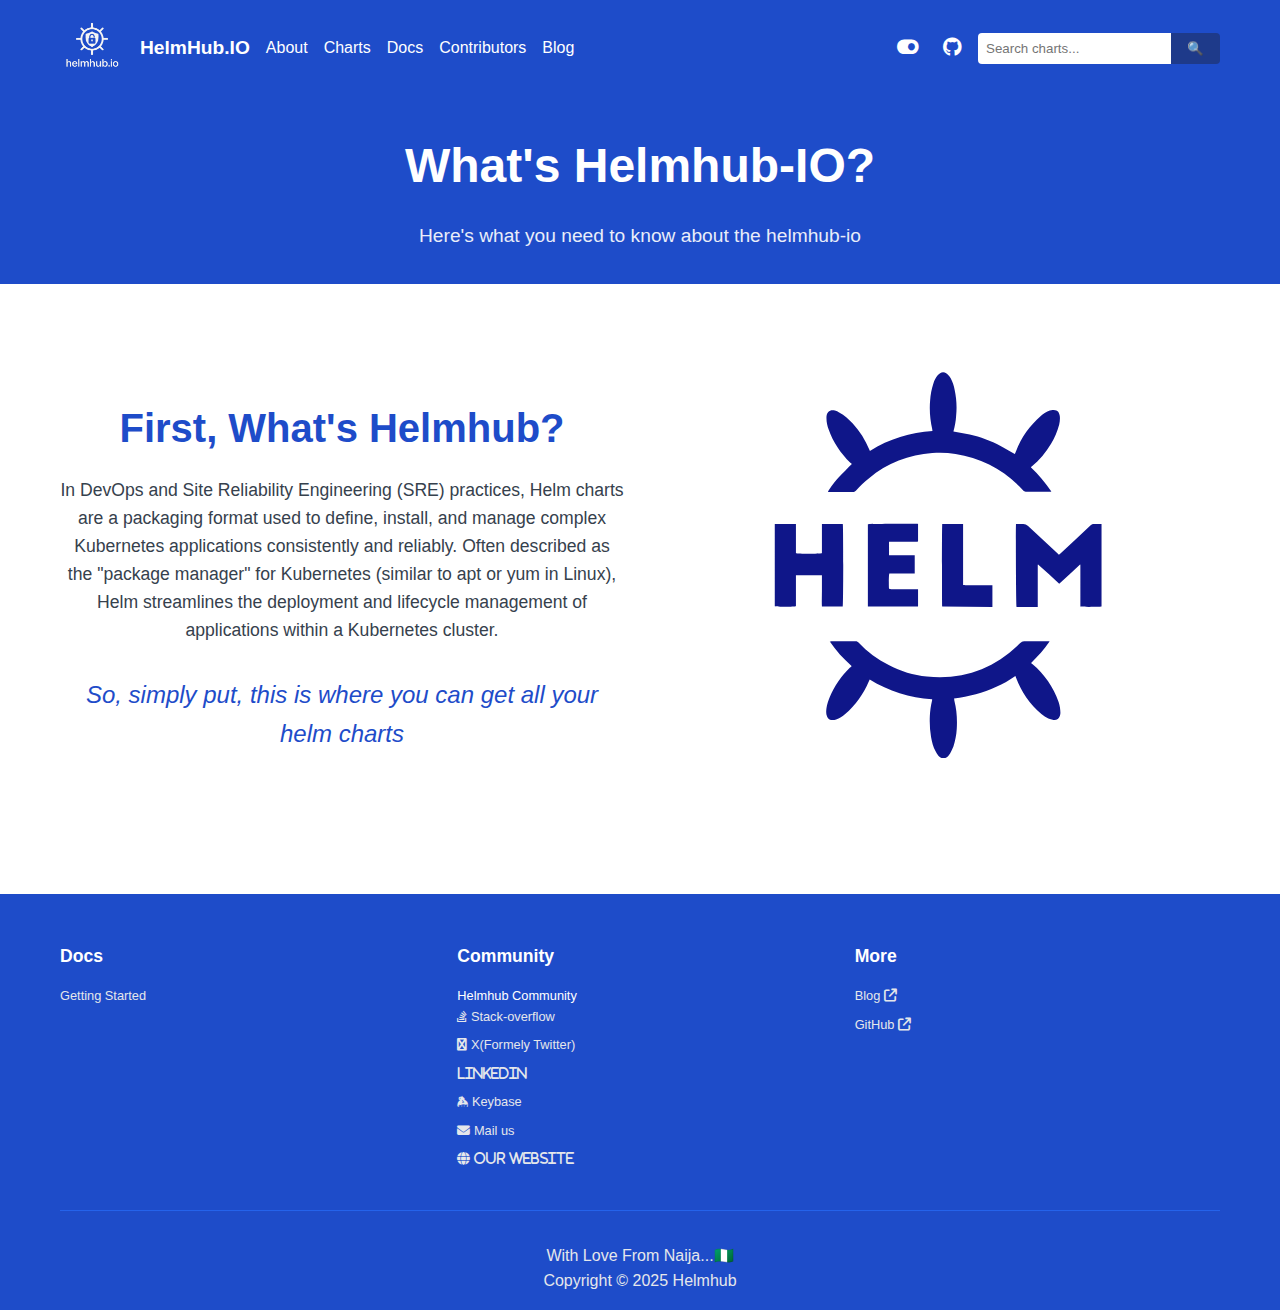
<file: about.html>
<!DOCTYPE html>
<html lang="en">
<head>
    <meta charset="UTF-8">
    <meta name="viewport" content="width=device-width, initial-scale=1.0">
    <title>HelmHub.IO</title>
      <link rel="icon" type="image/x-icon" href="/assets/logo/helm-white-fav.png">
    <link rel="stylesheet" href="https://cdnjs.cloudflare.com/ajax/libs/font-awesome/6.5.1/css/all.min.css" crossorigin="anonymous" referrerpolicy="no-referrer">
    <link rel="stylesheet" href="style.css">

    <!-- <link rel="stylesheet" href="https://cdnjs.cloudflare.com/ajax/libs/font-awesome/6.5.1/css/all.min.css">
    <link rel="stylesheet" href="https://cdnjs.cloudflare.com/ajax/libs/font-awesome/6.5.1/css/all.min.css"> -->
</head>
<body>
    <nav>
        <div class="container">
            <div class="nav-container">
                <div class="nav-left">
                    <img src="/assets/logo/helm-white.png" alt="" class="logo">
                    <a href="/index.html" class="logo">HelmHub.IO</a>
                    <a href="/about.html" class="nav-link">About</a>
                    <a href="https://helmhub-io.github.io/charts" class="nav-link">Charts</a>
                    <a href="/docs.html" class="nav-link">Docs</a>
                    <a href="/team.html" class="nav-link">Contributors</a>
                    <a href="/blog.html" class="nav-link">Blog</a>
                </div>
                <div class="nav-right">
                    <button class="theme-toggle" onclick="toggleTheme()">
                        <i class="fas fa-toggle-on"></i>
                    </button>
                    <a href="https://github.com/helmhub/helmhub" class="github-link">
                        <i class="fa-brands fa-github"></i>
                    </a>
                    <div class="search-container">
                        <input type="text" placeholder="Search charts..." class="search-input">
                        <button class="search-btn">🔍</button>
                    </div>
                </div>
                <button class="hamburger" onclick="toggleMenu()">☰</button>
                <ul class="nav-links" id="navLinks">
                    <li><a href="/index.html">Home</a></li>
                    <li><a href="/about.html" >About</a></li>
                    <li><a href="https://helmhub-io.github.io/charts" >Charts</a></li>
                    <li><a href="/docs.html" >Docs</a></li>
                    <li><a href="/team.html" >Contributors</a></li>
                    <li><a href="/blog.html" >Blog</a></li>
                </ul>
            </div>
        </div>
    </nav>
    <header>
        <div class="container">
            <h1>What's Helmhub-IO?</h1>
            <p class="subtitle">Here's what you need to know about the helmhub-io</p>

            
        </div>
    </header>

    <section class="about-hero">
        <div class="container">
            <div class="about-hero-wrap">
                <div class="abh-left">
                    <h2>First, What's  Helmhub?</h2>
                        <p>In DevOps and Site Reliability Engineering (SRE) practices, Helm charts are a packaging format used to define, install, 
                            and manage complex Kubernetes applications consistently and reliably. Often described as the "package manager" 
                            for Kubernetes (similar to apt or yum in Linux), 
                            Helm streamlines the deployment and lifecycle management of applications within a Kubernetes cluster. 
                        </p>
                        <em>So, simply put, this is where you can get all your helm charts</em>
                </div>
                    <div class="abh-right">
                        <img src="/assets/logo/Helm.svg" alt="helm logo">
                    </div>
            </div>
    </section>




    <footer>
        <div class="container">
            <div class="footer-content">
                <div class="footer-section">
                    <h4>Docs</h4>
                    <ul>
                        <li><a href="#">Getting Started</a></li>
                    </ul>
                </div>
                <div class="footer-section">
                    <h4>Community</h4>
                    <ul>Helmhub Community
                        <li><a href="https://stackoverflow.com/users/31808849/helmhubio"><i class="fa-brands fa-stack-overflow"></i> Stack-overflow</i></a></li>
                        <li><a href="https://x.com/helmhubio"><i class="fa fa-twitter"></i>   X(Formely Twitter)</i> </a></li>
                        <li><a href="https://www.linkedin.com/company/helmhub-io"><i class="fa fa-linkedin-square" aria-hidden="true"> Linkedin</i></a></li>
                        <li><a href="https://keybase.io/team/helmhub"><i class="fa-brands fa-keybase"></i> Keybase </a></li>
                        <li><a href="mailto:helmhubio@gmail.com"><i class="fa-solid fa-envelope"></i> Mail us </i></a></li>
                        <li><a href="https://helmhubio.github.io "><i class="fa fa-globe" aria-hidden="true"> Our Website</i></a></li>
                    </ul>
                </div>
                <div class="footer-section">
                    <h4>More</h4>
                    <ul>
                        <li><a href="#">Blog <i class="fa fa-external-link" aria-hidden="true"></i></a></li>
                        <li><a href="https://github.com/helmhub-io">GitHub <i class="fa fa-external-link" aria-hidden="true"></i></a></li>
                    </ul>
                </div>
            </div>
            <div class="footer-bottom">
                <p>With Love From Naija...🇳🇬 </p>
                <p>Copyright © 2025 Helmhub</p>
            </div>
        </div>
    </footer>
    <script>
        function copyToClipboard(elementId) {
            const element = document.getElementById(elementId);
            const text = element.textContent;
            navigator.clipboard.writeText(text).then(function() {
                
                const button = element.nextElementSibling;
                const originalText = button.textContent;
                button.textContent = 'Copied!';
                setTimeout(() => {
                    button.textContent = originalText;
                }, 2000);
            });
        }

        function toggleMenu() {
            document.getElementById('navLinks').classList.toggle('active');
        }

        function toggleTheme() {
            const html = document.documentElement;
            const themeIcon = document.getElementById('theme-icon');
            
            if (html.getAttribute('data-theme') === 'dark') {
                html.removeAttribute('data-theme');
                themeIcon.className = 'fa fa-moon-o';
                localStorage.setItem('theme', 'light');
            } else {
                html.setAttribute('data-theme', 'dark');
                themeIcon.className = 'fa fa-sun-o';
                localStorage.setItem('theme', 'dark');
            }
        }

        
        document.addEventListener('DOMContentLoaded', function() {
            const savedTheme = localStorage.getItem('theme');
            const themeIcon = document.getElementById('theme-icon');
            
            if (savedTheme === 'dark') {
                document.documentElement.setAttribute('data-theme', 'dark');
                themeIcon.className = 'fa fa-sun-o';
            }
        });
    </script>
</body>
</html>
</file>
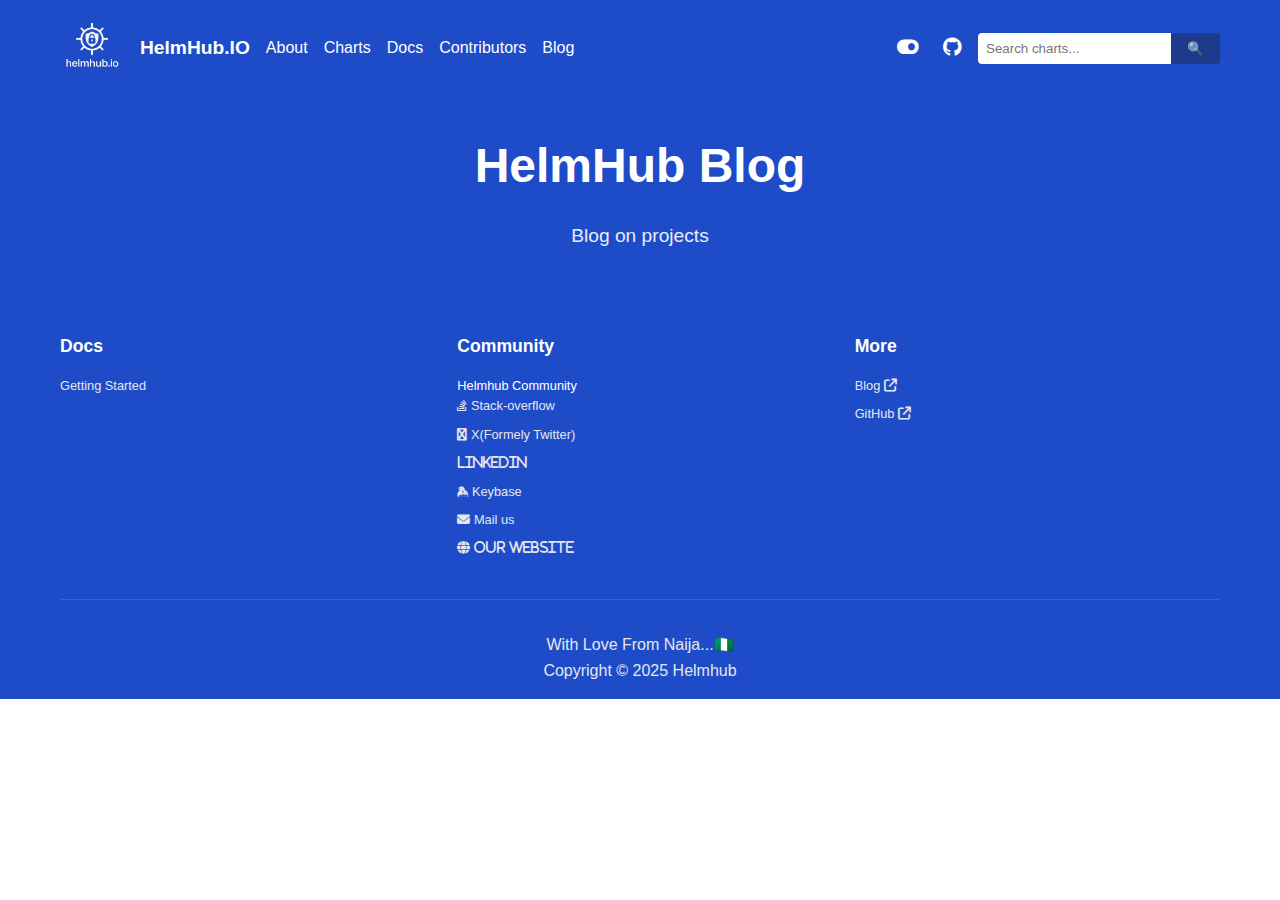
<file: blog.html>
<!DOCTYPE html>
<html lang="en">
<head>
    <meta charset="UTF-8">
    <meta name="viewport" content="width=device-width, initial-scale=1.0">
    <title>HelmHub.IO</title>
      <link rel="icon" type="image/x-icon" href="/assets/logo/helm-white-fav.png">
    <link rel="stylesheet" href="https://cdnjs.cloudflare.com/ajax/libs/font-awesome/6.5.1/css/all.min.css" crossorigin="anonymous" referrerpolicy="no-referrer">
    <link rel="stylesheet" href="style.css">

    <!-- <link rel="stylesheet" href="https://cdnjs.cloudflare.com/ajax/libs/font-awesome/6.5.1/css/all.min.css">
    <link rel="stylesheet" href="https://cdnjs.cloudflare.com/ajax/libs/font-awesome/6.5.1/css/all.min.css"> -->
</head>
<body>
    <nav>
        <div class="container">
            <div class="nav-container">
                <div class="nav-left">
                    <img src="/assets/logo/helm-white.png" alt="" class="logo">
                    <a href="/index.html" class="logo">HelmHub.IO</a>
                    <a href="/about.html" class="nav-link">About</a>
                    <a href="https://helmhub-io.github.io/charts" class="nav-link">Charts</a>
                    <a href="/docs.html" class="nav-link">Docs</a>
                    <a href="/team.html" class="nav-link">Contributors</a>
                    <a href="/blog.html" class="nav-link">Blog</a>
                </div>
                <div class="nav-right">
                    <button class="theme-toggle" onclick="toggleTheme()">
                        <i class="fas fa-toggle-on"></i>
                    </button>
                    <a href="https://github.com/helmhub/helmhub" class="github-link">
                        <i class="fa-brands fa-github"></i>
                    </a>
                    <div class="search-container">
                        <input type="text" placeholder="Search charts..." class="search-input">
                        <button class="search-btn">🔍</button>
                    </div>
                </div>
                <button class="hamburger" onclick="toggleMenu()">☰</button>
                <ul class="nav-links" id="navLinks">
                    <li><a href="/index.html">Home</a></li>
                    <li><a href="/about.html" >About</a></li>
                    <li><a href="https://helmhub-io.github.io/charts" >Charts</a></li>
                    <li><a href="/docs.html" >Docs</a></li>
                    <li><a href="/team.html" >Contributors</a></li>
                    <li><a href="/blog.html" >Blog</a></li>
                </ul>
            </div>
        </div>
    </nav>
    <header>
        <div class="container">
            <h1>HelmHub Blog</h1>
            <p class="subtitle"> Blog on projects</p>

            
        </div>
    </header>

    <footer>
        <div class="container">
            <div class="footer-content">
                <div class="footer-section">
                    <h4>Docs</h4>
                    <ul>
                        <li><a href="#">Getting Started</a></li>
                    </ul>
                </div>
                <div class="footer-section">
                    <h4>Community</h4>
                    <ul>Helmhub Community
                        <li><a href="https://stackoverflow.com/users/31808849/helmhubio"><i class="fa-brands fa-stack-overflow"></i> Stack-overflow</i></a></li>
                        <li><a href="https://x.com/helmhubio"><i class="fa fa-twitter"></i>   X(Formely Twitter)</i> </a></li>
                        <li><a href="https://www.linkedin.com/company/helmhub-io"><i class="fa fa-linkedin-square" aria-hidden="true"> Linkedin</i></a></li>
                        <li><a href="https://keybase.io/team/helmhub"><i class="fa-brands fa-keybase"></i> Keybase </a></li>
                        <li><a href="mailto:helmhubio@gmail.com"><i class="fa-solid fa-envelope"></i> Mail us </i></a></li>
                        <li><a href="https://helmhubio.github.io "><i class="fa fa-globe" aria-hidden="true"> Our Website</i></a></li>
                    </ul>
                </div>
                <div class="footer-section">
                    <h4>More</h4>
                    <ul>
                        <li><a href="#">Blog <i class="fa fa-external-link" aria-hidden="true"></i></a></li>
                        <li><a href="https://github.com/helmhub-io">GitHub <i class="fa fa-external-link" aria-hidden="true"></i></a></li>
                    </ul>
                </div>
            </div>
            <div class="footer-bottom">
                <p>With Love From Naija...🇳🇬 </p>
                <p>Copyright © 2025 Helmhub</p>
            </div>
        </div>
    </footer>
    <script>
        function copyToClipboard(elementId) {
            const element = document.getElementById(elementId);
            const text = element.textContent;
            navigator.clipboard.writeText(text).then(function() {
                
                const button = element.nextElementSibling;
                const originalText = button.textContent;
                button.textContent = 'Copied!';
                setTimeout(() => {
                    button.textContent = originalText;
                }, 2000);
            });
        }

        function toggleMenu() {
            document.getElementById('navLinks').classList.toggle('active');
        }

        function toggleTheme() {
            const html = document.documentElement;
            const themeIcon = document.getElementById('theme-icon');
            
            if (html.getAttribute('data-theme') === 'dark') {
                html.removeAttribute('data-theme');
                themeIcon.className = 'fa fa-moon-o';
                localStorage.setItem('theme', 'light');
            } else {
                html.setAttribute('data-theme', 'dark');
                themeIcon.className = 'fa fa-sun-o';
                localStorage.setItem('theme', 'dark');
            }
        }

        
        document.addEventListener('DOMContentLoaded', function() {
            const savedTheme = localStorage.getItem('theme');
            const themeIcon = document.getElementById('theme-icon');
            
            if (savedTheme === 'dark') {
                document.documentElement.setAttribute('data-theme', 'dark');
                themeIcon.className = 'fa fa-sun-o';
            }
        });
    </script>
</body>
</html>
</file>
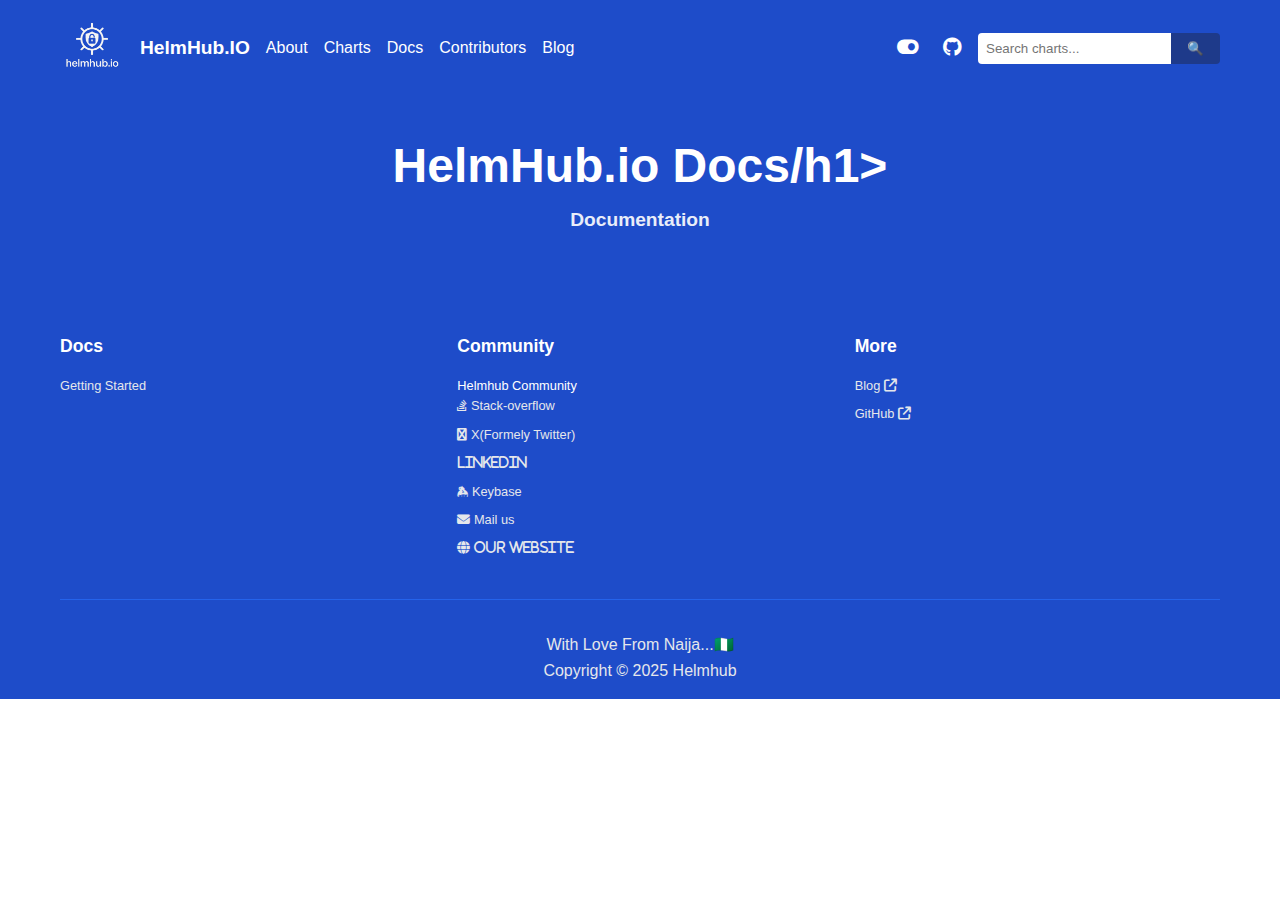
<file: docs.html>
<!DOCTYPE html>
<html lang="en">
<head>
    <meta charset="UTF-8">
    <meta name="viewport" content="width=device-width, initial-scale=1.0">
    <title>HelmHub.IO</title>
      <link rel="icon" type="image/x-icon" href="/assets/logo/helm-white-fav.png">
    <link rel="stylesheet" href="https://cdnjs.cloudflare.com/ajax/libs/font-awesome/6.5.1/css/all.min.css" crossorigin="anonymous" referrerpolicy="no-referrer">
    <link rel="stylesheet" href="style.css">

    <!-- <link rel="stylesheet" href="https://cdnjs.cloudflare.com/ajax/libs/font-awesome/6.5.1/css/all.min.css">
    <link rel="stylesheet" href="https://cdnjs.cloudflare.com/ajax/libs/font-awesome/6.5.1/css/all.min.css"> -->
</head>
<body>
    <nav>
        <div class="container">
            <div class="nav-container">
                <div class="nav-left">
                    <img src="/assets/logo/helm-white.png" alt="" class="logo">
                    <a href="/index.html" class="logo">HelmHub.IO</a>
                    <a href="/about.html" class="nav-link">About</a>
                    <a href="https://helmhub-io.github.io/charts" class="nav-link">Charts</a>
                    <a href="/docs.html" class="nav-link">Docs</a>
                    <a href="/Team.html" class="nav-link">Contributors</a>
                    <a href="/blog.html" class="nav-link">Blog</a>
                </div>
                <div class="nav-right">
                    <button class="theme-toggle" onclick="toggleTheme()">
                        <i class="fas fa-toggle-on"></i>
                    </button>
                    <a href="https://github.com/helmhub/helmhub" class="github-link">
                        <i class="fa-brands fa-github"></i>
                    </a>
                    <div class="search-container">
                        <input type="text" placeholder="Search charts..." class="search-input">
                        <button class="search-btn">🔍</button>
                    </div>
                </div>
                <button class="hamburger" onclick="toggleMenu()">☰</button>
                <ul class="nav-links" id="navLinks">
                    <li><a href="/index.html">Home</a></li>
                    <li><a href="/about.html" >About</a></li>
                    <li><a href="https://helmhub-io.github.io/charts" >Charts</a></li>
                    <li><a href="/docs.html" >Docs</a></li>
                    <li><a href="/Team.html" >Contributors</a></li>
                    <li><a href="/blog.html" >Blog</a></li>
                </ul>
            </div>
        </div>
    </nav>
    <header>
        <div class="container">
            <h1>HelmHub.io Docs/h1>
            <p class="subtitle"> Documentation</p>

            
        </div>
    </header>

    <footer>
        <div class="container">
            <div class="footer-content">
                <div class="footer-section">
                    <h4>Docs</h4>
                    <ul>
                        <li><a href="#">Getting Started</a></li>
                    </ul>
                </div>
                <div class="footer-section">
                    <h4>Community</h4>
                    <ul>Helmhub Community
                        <li><a href="https://stackoverflow.com/users/31808849/helmhubio"><i class="fa-brands fa-stack-overflow"></i> Stack-overflow</i></a></li>
                        <li><a href="https://x.com/helmhubio"><i class="fa fa-twitter"></i>   X(Formely Twitter)</i> </a></li>
                        <li><a href="https://www.linkedin.com/company/helmhub-io"><i class="fa fa-linkedin-square" aria-hidden="true"> Linkedin</i></a></li>
                        <li><a href="https://keybase.io/team/helmhub"><i class="fa-brands fa-keybase"></i> Keybase </a></li>
                        <li><a href="mailto:helmhubio@gmail.com"><i class="fa-solid fa-envelope"></i> Mail us </i></a></li>
                        <li><a href="https://helmhubio.github.io "><i class="fa fa-globe" aria-hidden="true"> Our Website</i></a></li>
                    </ul>
                </div>
                <div class="footer-section">
                    <h4>More</h4>
                    <ul>
                        <li><a href="#">Blog <i class="fa fa-external-link" aria-hidden="true"></i></a></li>
                        <li><a href="https://github.com/helmhub-io">GitHub <i class="fa fa-external-link" aria-hidden="true"></i></a></li>
                    </ul>
                </div>
            </div>
            <div class="footer-bottom">
                <p>With Love From Naija...🇳🇬 </p>
                <p>Copyright © 2025 Helmhub</p>
            </div>
        </div>
    </footer>
    <script>
        function copyToClipboard(elementId) {
            const element = document.getElementById(elementId);
            const text = element.textContent;
            navigator.clipboard.writeText(text).then(function() {
                
                const button = element.nextElementSibling;
                const originalText = button.textContent;
                button.textContent = 'Copied!';
                setTimeout(() => {
                    button.textContent = originalText;
                }, 2000);
            });
        }

        function toggleMenu() {
            document.getElementById('navLinks').classList.toggle('active');
        }

        function toggleTheme() {
            const html = document.documentElement;
            const themeIcon = document.getElementById('theme-icon');
            
            if (html.getAttribute('data-theme') === 'dark') {
                html.removeAttribute('data-theme');
                themeIcon.className = 'fa fa-moon-o';
                localStorage.setItem('theme', 'light');
            } else {
                html.setAttribute('data-theme', 'dark');
                themeIcon.className = 'fa fa-sun-o';
                localStorage.setItem('theme', 'dark');
            }
        }

        
        document.addEventListener('DOMContentLoaded', function() {
            const savedTheme = localStorage.getItem('theme');
            const themeIcon = document.getElementById('theme-icon');
            
            if (savedTheme === 'dark') {
                document.documentElement.setAttribute('data-theme', 'dark');
                themeIcon.className = 'fa fa-sun-o';
            }
        });
    </script>
</body>
</html>
</file>
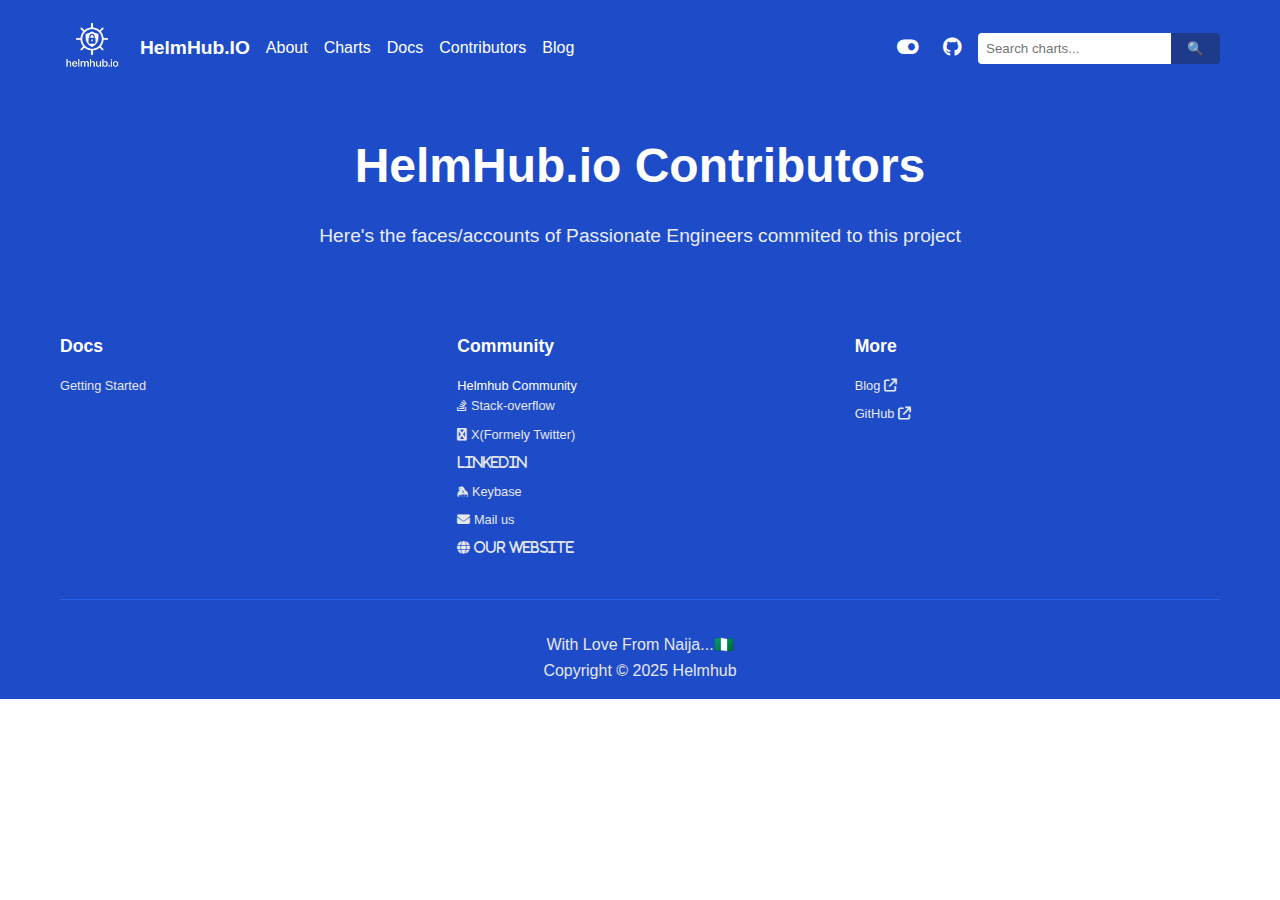
<file: Team.html>
<!DOCTYPE html>
<html lang="en">
<head>
    <meta charset="UTF-8">
    <meta name="viewport" content="width=device-width, initial-scale=1.0">
    <title>HelmHub.IO</title>
      <link rel="icon" type="image/x-icon" href="/assets/logo/helm-white-fav.png">
    <link rel="stylesheet" href="https://cdnjs.cloudflare.com/ajax/libs/font-awesome/6.5.1/css/all.min.css" crossorigin="anonymous" referrerpolicy="no-referrer">
    <link rel="stylesheet" href="style.css">

    <!-- <link rel="stylesheet" href="https://cdnjs.cloudflare.com/ajax/libs/font-awesome/6.5.1/css/all.min.css">
    <link rel="stylesheet" href="https://cdnjs.cloudflare.com/ajax/libs/font-awesome/6.5.1/css/all.min.css"> -->
</head>
<body>
    <nav>
        <div class="container">
            <div class="nav-container">
                <div class="nav-left">
                    <img src="/assets/logo/helm-white.png" alt="" class="logo">
                    <a href="/index.html" class="logo">HelmHub.IO</a>
                    <a href="/about.html" class="nav-link">About</a>
                    <a href="https://helmhub-io.github.io/charts" class="nav-link">Charts</a>
                    <a href="/docs.html" class="nav-link">Docs</a>
                    <a href="/Team.html" class="nav-link">Contributors</a>
                    <a href="/blog.html" class="nav-link">Blog</a>
                </div>
                <div class="nav-right">
                    <button class="theme-toggle" onclick="toggleTheme()">
                        <i class="fas fa-toggle-on"></i>
                    </button>
                    <a href="https://github.com/helmhub/helmhub" class="github-link">
                        <i class="fa-brands fa-github"></i>
                    </a>
                    <div class="search-container">
                        <input type="text" placeholder="Search charts..." class="search-input">
                        <button class="search-btn">🔍</button>
                    </div>
                </div>
                <button class="hamburger" onclick="toggleMenu()">☰</button>
                <ul class="nav-links" id="navLinks">
                    <li><a href="/index.html">Home</a></li>
                    <li><a href="/about.html" >About</a></li>
                    <li><a href="https://helmhub-io.github.io/charts" >Charts</a></li>
                    <li><a href="/docs.html" >Docs</a></li>
                    <li><a href="/Team.html" >Contributors</a></li>
                    <li><a href="/blog.html" >Blog</a></li>
                </ul>
            </div>
        </div>
    </nav>
    <header>
        <div class="container">
            <h1>HelmHub.io Contributors</h1>
            <p class="subtitle"> Here's the faces/accounts of Passionate Engineers commited to this project</p>

            
        </div>
    </header>

    <footer>
        <div class="container">
            <div class="footer-content">
                <div class="footer-section">
                    <h4>Docs</h4>
                    <ul>
                        <li><a href="#">Getting Started</a></li>
                    </ul>
                </div>
                <div class="footer-section">
                    <h4>Community</h4>
                    <ul>Helmhub Community
                        <li><a href="https://stackoverflow.com/users/31808849/helmhubio"><i class="fa-brands fa-stack-overflow"></i> Stack-overflow</i></a></li>
                        <li><a href="https://x.com/helmhubio"><i class="fa fa-twitter"></i>   X(Formely Twitter)</i> </a></li>
                        <li><a href="https://www.linkedin.com/company/helmhub-io"><i class="fa fa-linkedin-square" aria-hidden="true"> Linkedin</i></a></li>
                        <li><a href="https://keybase.io/team/helmhub"><i class="fa-brands fa-keybase"></i> Keybase </a></li>
                        <li><a href="mailto:helmhubio@gmail.com"><i class="fa-solid fa-envelope"></i> Mail us </i></a></li>
                        <li><a href="https://helmhubio.github.io "><i class="fa fa-globe" aria-hidden="true"> Our Website</i></a></li>
                    </ul>
                </div>
                <div class="footer-section">
                    <h4>More</h4>
                    <ul>
                        <li><a href="#">Blog <i class="fa fa-external-link" aria-hidden="true"></i></a></li>
                        <li><a href="https://github.com/helmhub-io">GitHub <i class="fa fa-external-link" aria-hidden="true"></i></a></li>
                    </ul>
                </div>
            </div>
            <div class="footer-bottom">
                <p>With Love From Naija...🇳🇬 </p>
                <p>Copyright © 2025 Helmhub</p>
            </div>
        </div>
    </footer>
    <script>
        function copyToClipboard(elementId) {
            const element = document.getElementById(elementId);
            const text = element.textContent;
            navigator.clipboard.writeText(text).then(function() {
                
                const button = element.nextElementSibling;
                const originalText = button.textContent;
                button.textContent = 'Copied!';
                setTimeout(() => {
                    button.textContent = originalText;
                }, 2000);
            });
        }

        function toggleMenu() {
            document.getElementById('navLinks').classList.toggle('active');
        }

        function toggleTheme() {
            const html = document.documentElement;
            const themeIcon = document.getElementById('theme-icon');
            
            if (html.getAttribute('data-theme') === 'dark') {
                html.removeAttribute('data-theme');
                themeIcon.className = 'fa fa-moon-o';
                localStorage.setItem('theme', 'light');
            } else {
                html.setAttribute('data-theme', 'dark');
                themeIcon.className = 'fa fa-sun-o';
                localStorage.setItem('theme', 'dark');
            }
        }

        
        document.addEventListener('DOMContentLoaded', function() {
            const savedTheme = localStorage.getItem('theme');
            const themeIcon = document.getElementById('theme-icon');
            
            if (savedTheme === 'dark') {
                document.documentElement.setAttribute('data-theme', 'dark');
                themeIcon.className = 'fa fa-sun-o';
            }
        });
    </script>
</body>
</html>
</file>
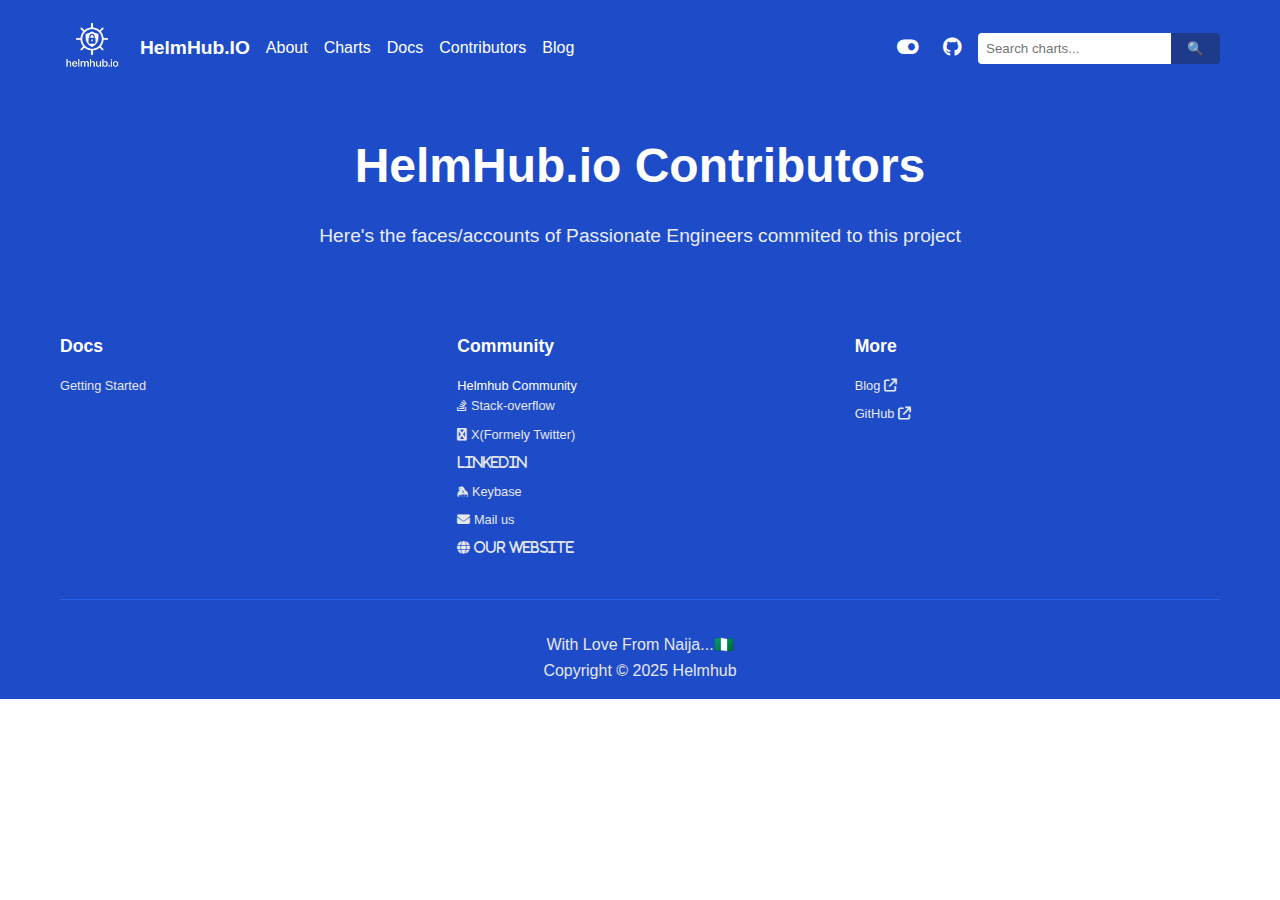
<file: team.html>
<!DOCTYPE html>
<html lang="en">
<head>
    <meta charset="UTF-8">
    <meta name="viewport" content="width=device-width, initial-scale=1.0">
    <title>HelmHub.IO</title>
      <link rel="icon" type="image/x-icon" href="/assets/logo/helm-white-fav.png">
    <link rel="stylesheet" href="https://cdnjs.cloudflare.com/ajax/libs/font-awesome/6.5.1/css/all.min.css" crossorigin="anonymous" referrerpolicy="no-referrer">
    <link rel="stylesheet" href="style.css">

    <!-- <link rel="stylesheet" href="https://cdnjs.cloudflare.com/ajax/libs/font-awesome/6.5.1/css/all.min.css">
    <link rel="stylesheet" href="https://cdnjs.cloudflare.com/ajax/libs/font-awesome/6.5.1/css/all.min.css"> -->
</head>
<body>
    <nav>
        <div class="container">
            <div class="nav-container">
                <div class="nav-left">
                    <img src="/assets/logo/helm-white.png" alt="" class="logo">
                    <a href="/index.html" class="logo">HelmHub.IO</a>
                    <a href="/about.html" class="nav-link">About</a>
                    <a href="https://helmhub-io.github.io/charts" class="nav-link">Charts</a>
                    <a href="/docs.html" class="nav-link">Docs</a>
                    <a href="/team.html" class="nav-link">Contributors</a>
                    <a href="/blog.html" class="nav-link">Blog</a>
                </div>
                <div class="nav-right">
                    <button class="theme-toggle" onclick="toggleTheme()">
                        <i class="fas fa-toggle-on"></i>
                    </button>
                    <a href="https://github.com/helmhub/helmhub" class="github-link">
                        <i class="fa-brands fa-github"></i>
                    </a>
                    <div class="search-container">
                        <input type="text" placeholder="Search charts..." class="search-input">
                        <button class="search-btn">🔍</button>
                    </div>
                </div>
                <button class="hamburger" onclick="toggleMenu()">☰</button>
                <ul class="nav-links" id="navLinks">
                    <li><a href="/index.html">Home</a></li>
                    <li><a href="/about.html" >About</a></li>
                    <li><a href="https://helmhub-io.github.io/charts" >Charts</a></li>
                    <li><a href="/docs.html" >Docs</a></li>
                    <li><a href="/team.html" >Contributors</a></li>
                    <li><a href="/blog.html" >Blog</a></li>
                </ul>
            </div>
        </div>
    </nav>
    <header>
        <div class="container">
            <h1>HelmHub.io Contributors</h1>
            <p class="subtitle"> Here's the faces/accounts of Passionate Engineers commited to this project</p>

            
        </div>
    </header>

    <footer>
        <div class="container">
            <div class="footer-content">
                <div class="footer-section">
                    <h4>Docs</h4>
                    <ul>
                        <li><a href="#">Getting Started</a></li>
                    </ul>
                </div>
                <div class="footer-section">
                    <h4>Community</h4>
                    <ul>Helmhub Community
                        <li><a href="https://stackoverflow.com/users/31808849/helmhubio"><i class="fa-brands fa-stack-overflow"></i> Stack-overflow</i></a></li>
                        <li><a href="https://x.com/helmhubio"><i class="fa fa-twitter"></i>   X(Formely Twitter)</i> </a></li>
                        <li><a href="https://www.linkedin.com/company/helmhub-io"><i class="fa fa-linkedin-square" aria-hidden="true"> Linkedin</i></a></li>
                        <li><a href="https://keybase.io/team/helmhub"><i class="fa-brands fa-keybase"></i> Keybase </a></li>
                        <li><a href="mailto:helmhubio@gmail.com"><i class="fa-solid fa-envelope"></i> Mail us </i></a></li>
                        <li><a href="https://helmhubio.github.io "><i class="fa fa-globe" aria-hidden="true"> Our Website</i></a></li>
                    </ul>
                </div>
                <div class="footer-section">
                    <h4>More</h4>
                    <ul>
                        <li><a href="#">Blog <i class="fa fa-external-link" aria-hidden="true"></i></a></li>
                        <li><a href="https://github.com/helmhub-io">GitHub <i class="fa fa-external-link" aria-hidden="true"></i></a></li>
                    </ul>
                </div>
            </div>
            <div class="footer-bottom">
                <p>With Love From Naija...🇳🇬 </p>
                <p>Copyright © 2025 Helmhub</p>
            </div>
        </div>
    </footer>
    <script>
        function copyToClipboard(elementId) {
            const element = document.getElementById(elementId);
            const text = element.textContent;
            navigator.clipboard.writeText(text).then(function() {
                
                const button = element.nextElementSibling;
                const originalText = button.textContent;
                button.textContent = 'Copied!';
                setTimeout(() => {
                    button.textContent = originalText;
                }, 2000);
            });
        }

        function toggleMenu() {
            document.getElementById('navLinks').classList.toggle('active');
        }

        function toggleTheme() {
            const html = document.documentElement;
            const themeIcon = document.getElementById('theme-icon');
            
            if (html.getAttribute('data-theme') === 'dark') {
                html.removeAttribute('data-theme');
                themeIcon.className = 'fa fa-moon-o';
                localStorage.setItem('theme', 'light');
            } else {
                html.setAttribute('data-theme', 'dark');
                themeIcon.className = 'fa fa-sun-o';
                localStorage.setItem('theme', 'dark');
            }
        }

        
        document.addEventListener('DOMContentLoaded', function() {
            const savedTheme = localStorage.getItem('theme');
            const themeIcon = document.getElementById('theme-icon');
            
            if (savedTheme === 'dark') {
                document.documentElement.setAttribute('data-theme', 'dark');
                themeIcon.className = 'fa fa-sun-o';
            }
        });
    </script>
</body>
</html>
</file>
<file: style.css>
* { margin: 0; padding: 0; box-sizing: border-box; }
        body { font-family: -apple-system, BlinkMacSystemFont, 'Segoe UI', Roboto, sans-serif; line-height: 1.6; color: #333; }
        .container { max-width: 1200px; margin: 0 auto; padding: 0 20px; }
        header { background: #b3bace; color: white; padding: 2rem 0; text-align: center; }
        /* Global Styles */
:root {
  --text-primary: #000000;
  --text-secondary: #36414d;
  --nav-bg: #1e4cc9;
  --body-bg: transparent;
  --card-bg: #e4edff;
}

:root[data-theme="dark"] {
  --text-primary: #ffffff;
  --text-secondary: #4f6986;
  --nav-bg: #0f172a;
  --body-bg: #000000;
  --card-bg: #1a1a1a;
}

* { margin: 0; padding: 0; box-sizing: border-box; }
body { 
  font-family: -apple-system, BlinkMacSystemFont, 'Segoe UI', Roboto, sans-serif; 
  line-height: 1.6; 
  color: var(--text-primary);
  background-color: var(--body-bg);
  transition: color 0.3s, background-color 0.3s;
}
.container { max-width: 1200px; margin: 0 auto; padding: 0 20px; }

/* Navigation */
nav { background: var(--nav-bg); padding: 1rem 0; position: sticky; top: 0; z-index: 100; }
.nav-container { display: flex; justify-content: space-between; align-items: center; }
.nav-left { display: flex; align-items: center; gap: 1em; justify-content: space-evenly;}
.nav-right { display: flex; align-items: center; gap: 1rem; }
.logo { color: white; font-size: 1.2rem; font-weight: bold; text-decoration: none; }
.nav-link { color: white; text-decoration: none; transition: color 0.3s; }
.nav-link:hover { color: #667eea; }
.theme-toggle { background: none; border: none; color: white; font-size: 1.2rem; cursor: pointer; padding: 0.5rem; border-radius: 4px; transition: background-color 0.3s; }
.theme-toggle:hover { background-color: rgba(255,255,255,0.1); }
.github-link { color: white; font-size: 1.2rem; transition: color 0.3s; }
.github-link:hover { color: #667eea; }
.search-container { display: flex; max-width: 400px; }
.search-input { flex: 1; padding: 0.5rem; border: none; border-radius: 4px 0 0 4px; outline: none; }
.search-btn { background: #1e3a8a; color: white; border: none; padding: 0.5rem 1rem; border-radius: 0 4px 4px 0; cursor: pointer; }
.search-btn:hover { background: #1e40af; }
.hamburger { display: none; background: none; border: none; color: white; font-size: 1.5rem; cursor: pointer; }
.nav-links { display: none; list-style: none; margin: 0; }

/* Header */
header { background: var(--nav-bg); color: white; padding: 2rem 0; text-align: center; }
h1 { font-size: 3rem; margin-bottom: 2rem; }
.subtitle { font-size: 1.2rem; opacity: 0.9; }
/* logo */
img.logo{ width: 4rem; height:4rem; }

/* Hero Section */
.hero { padding: 4rem 0; text-align: center; }
.hero h2 { font-size: 2.5rem; margin-bottom: 1rem; color: var(--text-primary); }
.hero-why h3{ margin-bottom: 1.3rem; color: #1e40af;}
.hero p { font-size: 1.1rem; color: var(--text-secondary); margin-bottom: 2rem; }
.hero-why { display: grid; grid-template-columns: repeat(auto-fit, minmax(300px, 1fr)); gap: 2rem;  }
.stat { text-align: center; }
.stat-number { display: block; font-size: 1rem; font-weight: bold; color: #1e3a8a; }
.stat-label { font-size: 1rem; color: var(--text-secondary); text-transform: uppercase; letter-spacing: 0.5px; }
.hero-buttons { display: flex; gap: 1rem; justify-content: center; flex-wrap: wrap; }
.btn { display: inline-block; background: #1e3a8a; color: white; padding: 12px 30px; text-decoration: none; border-radius: 5px; font-weight: 500; transition: background 0.3s; }
.btn:hover { background: #1e40af; }


/* about page*/
.about-hero { padding: 4rem 0; text-align: center;}
.about-hero h2 { font-size: 2.5rem; margin-bottom: 1rem; color: var(--nav-bg); }
.about-hero h3{ margin-bottom: 1.3rem; color: #1e40af;}
.about-hero p { font-size: 1.1rem; color: var(--text-secondary); margin-bottom: 2rem; }
.about-hero-wrap > .abh-left , .abh-right{ height: auto; width: 50vw; justify-content: space-evenly;}
.about-hero-wrap .abh-left{margin-top: 3rem;}
.about-hero-wrap .abh-right> img{width: 80%; height:80% ;margin-top: 1.5rem; }
.about-hero-wrap{ display: flex; gap:2rem; justify-content: center;}
.about-hero-wrap .abh-left em{font-size: 1.5rem; margin-bottom: 1rem; color: var(--nav-bg); }

/* Features Section */
.features { padding: 4rem 0; }
.features h2 { text-align: center; margin-bottom: 3rem; font-size: 2rem; color: var(--text-primary); }
.feature-grid { display: grid; grid-template-columns: repeat(auto-fit, minmax(300px, 1fr)); gap: 2rem; }
.feature { text-align: center; padding: 2rem; background: var(--card-bg); border-radius: 8px; box-shadow: 0 2px 10px rgba(0,0,0,0.1);  transition: transform 0.8s ease, background-color 0.8s ease;}
.feature h3 { margin-bottom: 1rem; color: var(--text-primary); }

/*features animation*/

.feature:hover { transform: translateY(10px); background-color: #03267762;}
/* Charts Section */
.charts { padding: 4rem 0;}
.charts h2 { text-align: center; margin-bottom: 3rem; font-size: 2rem; color: var(--text-primary); }
.charts-grid { display: grid; grid-template-columns: repeat(auto-fit, minmax(300px, 1fr)); gap: 2rem;}
.chart-card { background: var(--card-bg); padding: 2rem; border-radius: 8px; box-shadow: 0 2px 10px rgba(0,0,0,0.1);}
.chart-card img{display: block; margin: 0 auto 1.5rem; width: 100px; height: 100px; object-fit: contain;}
.chart-card h3 { color: var(--text-primary); margin-bottom: 1rem; text-align: center; }
.chart-card p { color: var(--text-secondary); margin-bottom: 1.5rem; text-align: center;}
.chart-links { display: flex; gap: 1rem; justify-content: center;}
.btn-small { padding: 8px 16px; text-decoration: none; border-radius: 4px; font-size: 0.9rem; transition: all 0.3s; }
.btn-small:first-child { background: #1e3a8a; color: white; }
.btn-small:first-child:hover { background: #1e40af; }
.btn-small.github { background: #24292e; color: white; padding: 8px 12px; display: flex; align-items: center; }
.btn-small.github:hover { background: #1a1e22; }
.view-all-container { text-align: center; margin-top: 3rem; }

/* Getting Started Section */
.getting-started { padding: 4rem 0; }
.getting-started h2 { text-align: center; margin-bottom: 3rem; font-size: 2rem; color: var(--text-primary); }
.steps-grid { display: grid; grid-template-columns: repeat(auto-fit, minmax(300px, 1fr)); gap: 2rem; }
.step { text-align: center; padding: 2rem; }
.step-number { width: 60px; height: 60px; background: #1e3a8a; color: white; border-radius: 50%; display: flex; align-items: center; justify-content: center; font-size: 1.5rem; font-weight: bold; margin: 0 auto 1rem; }
.step h3 { margin-bottom: 1rem; color: var(--text-primary); }
.step p { color: var(--text-secondary); margin-bottom: 1.5rem; }
.step-action { margin-top: 1rem; }
.step-action pre { background: var(--card-bg); padding: 1rem; border-radius: 4px; border: 1px solid #ddd; margin-bottom: 0.5rem; overflow-x: auto; }
.step-action code { font-family: monospace; color: var(--text-primary); }
.copy-btn { background: #1e3a8a; color: white; border: none; padding: 0.5rem 1rem; border-radius: 4px; cursor: pointer; font-size: 0.9rem; }
.copy-btn:hover { background: #1e40af; }

/* Footer */
footer { background: var(--nav-bg); color: white; padding: 3rem 0 1rem; }
.footer-content { display: grid; grid-template-columns: repeat(auto-fit, minmax(200px, 1fr)); gap: 2rem; margin-bottom: 2rem; }
.footer-section h4 { margin-bottom: 1rem; font-size: 1.1rem; }
.footer-section ul { list-style: none; font-size: 0.8rem;}
.footer-section li { margin-bottom: 0.5rem; }
.footer-section a { color: #e5e7eb; text-decoration: none; transition: color 0.3s; }
.footer-section a:hover { color: white; }
.footer-bottom { text-align: center; padding-top: 2rem; border-top: 1px solid #2563eb; }
.footer-bottom p { color: #e5e7eb; }

/* Mobile Responsive */
@media (max-width: 720px) {
  .nav-left { gap: 1rem; }
  .nav-link { display: none; }
  .hamburger { display: block; }
  .nav-links { display: none; position: absolute; top: 100%; left: 0; right: 0; background: var(--nav-bg); flex-direction: column; padding: 1rem; gap: 1rem; }
  .nav-links.active { display: flex; }
  .nav-links a { color: white; text-decoration: none; transition: color 0.3s; }
  .nav-links a:hover { color: #667eea; }
  .search-container { max-width: 150px; }
  .search-input { display: none; }
  .search-btn { border-radius: 4px; }
  .hero-stats { gap: 2rem; }
  .stat-number { font-size: 1.5rem; }
  .hero-buttons { flex-direction: column; align-items: center; }
}

        h1 { font-size: 3rem; margin-bottom: 1rem; }
        .subtitle { font-size: 1.2rem; opacity: 0.9; }
        .hero { padding: 4rem 0; text-align: center; background: #f8f9fa; }
        .hero h2 { font-size: 2.5rem; margin-bottom: 1rem; color: #2c3e50; }
        .hero p { font-size: 1.1rem; color: #6c757d; margin-bottom: 2rem; }
        .hero-buttons { display: flex; gap: 1rem; justify-content: center; flex-wrap: wrap; }
        .btn { display: inline-block; background: #1e3a8a; color: white; padding: 12px 30px; text-decoration: none; border-radius: 5px; font-weight: 500; transition: background 0.3s; }
        .btn:hover { background: #1e40af; }
        .features { padding: 4rem 0; }
        .features h2 { text-align: center; margin-bottom: 3rem; font-size: 2rem; }
        .feature-grid { display: grid; grid-template-columns: repeat(auto-fit, minmax(300px, 1fr)); gap: 2rem; }
        .feature { text-align: center; padding: 2rem; border-radius: 8px; box-shadow: 0 2px 10px rgba(0,0,0,0.1); }
        .feature h3 { margin-bottom: 1rem; color: var(--text-primary); }
</file>
